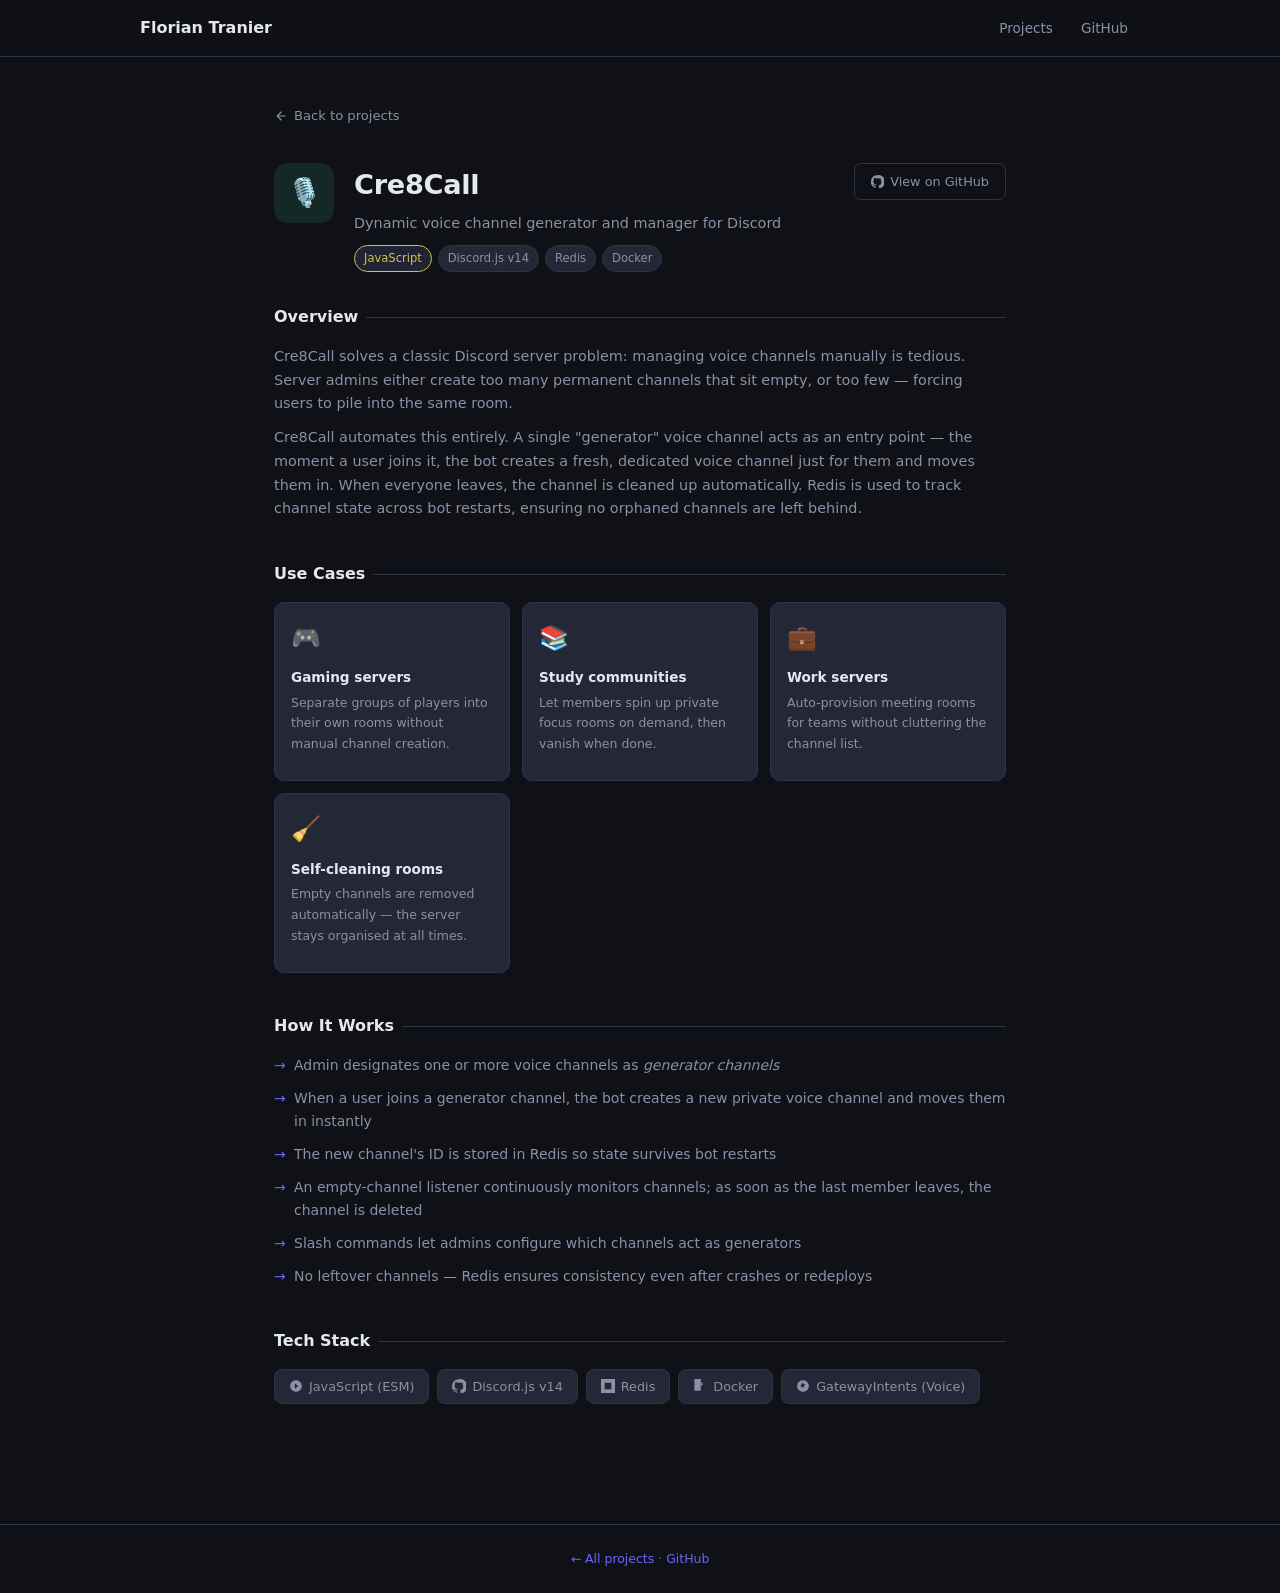
<file: cre8call.html>
<!DOCTYPE html>
<html lang="en">
<head>
  <meta charset="UTF-8" />
  <meta name="viewport" content="width=device-width, initial-scale=1.0" />
  <title>Cre8Call — Dynamic Discord Voice Channel Manager · Florian Tranier</title>
  <meta name="description" content="Cre8Call is a Discord bot that auto-generates temporary voice channels on demand and deletes them when empty, using Discord.js and Redis for state management." />
  <meta name="author" content="Florian Tranier" />
  <meta name="robots" content="index, follow" />
  <link rel="canonical" href="https://florian.tranier.dev/cre8call.html" />

  <!-- Open Graph -->
  <meta property="og:type" content="article" />
  <meta property="og:url" content="https://florian.tranier.dev/cre8call.html" />
  <meta property="og:title" content="Cre8Call — Dynamic Discord Voice Channel Manager · Florian Tranier" />
  <meta property="og:description" content="Cre8Call is a Discord bot that auto-generates temporary voice channels on demand and deletes them when empty, using Discord.js and Redis for state management." />
  <meta property="og:image" content="https://avatars.githubusercontent.com/u/23231506?v=4" />

  <!-- Twitter Card -->
  <meta name="twitter:card" content="summary" />
  <meta name="twitter:site" content="@flotranier" />
  <meta name="twitter:title" content="Cre8Call — Dynamic Discord Voice Channel Manager · Florian Tranier" />
  <meta name="twitter:description" content="Cre8Call auto-generates temporary Discord voice channels on demand and cleans them up automatically via Redis-backed listeners." />

  <!-- JSON-LD -->
  <script type="application/ld+json">
  {
    "@context": "https://schema.org",
    "@type": "SoftwareSourceCode",
    "name": "Cre8Call",
    "description": "A Discord bot that auto-generates temporary voice channels on demand and removes them when empty, backed by Redis for persistent state.",
    "url": "https://florian.tranier.dev/cre8call.html",
    "codeRepository": "https://github.com/FlorianTranier/Cre8Call",
    "programmingLanguage": "JavaScript",
    "author": { "@type": "Person", "name": "Florian Tranier", "url": "https://florian.tranier.dev/" }
  }
  </script>

  <link rel="stylesheet" href="style.css" />
  <link rel="icon" href="favicon.svg" type="image/svg+xml" />
</head>
<body>

<nav>
  <div class="nav-inner">
    <span class="nav-logo">Florian<span> </span>Tranier</span>
    <div class="nav-links">
      <a href="index.html">Projects</a>
      <a href="https://github.com/FlorianTranier" target="_blank" rel="noopener">GitHub</a>
    </div>
  </div>
</nav>

<div class="project-page">

  <a class="back-link" href="index.html">
    <svg viewBox="0 0 24 24"><path d="M20 11H7.83l5.59-5.59L12 4l-8 8 8 8 1.41-1.41L7.83 13H20v-2z"/></svg>
    Back to projects
  </a>

  <div class="project-header">
    <div class="project-icon" style="background:rgba(62,207,142,0.12)">🎙️</div>
    <div class="project-header-info">
      <h1>Cre8Call</h1>
      <p>Dynamic voice channel generator and manager for Discord</p>
      <div class="project-header-badges">
        <span class="tag lang" style="color:#f1e05a">JavaScript</span>
        <span class="tag">Discord.js v14</span>
        <span class="tag">Redis</span>
        <span class="tag">Docker</span>
      </div>
    </div>
    <div class="project-header-actions">
      <a class="btn btn-ghost" href="https://github.com/FlorianTranier/Cre8Call" target="_blank" rel="noopener">
        <svg viewBox="0 0 24 24"><path d="M12 .3a12 12 0 0 0-3.8 23.4c.6.1.8-.3.8-.6v-2c-3.3.7-4-1.6-4-1.6-.5-1.4-1.3-1.8-1.3-1.8-1.1-.7.1-.7.1-.7 1.2.1 1.8 1.2 1.8 1.2 1 1.8 2.8 1.3 3.5 1 .1-.8.4-1.3.7-1.6-2.7-.3-5.5-1.3-5.5-5.9 0-1.3.5-2.4 1.2-3.2 0-.3-.5-1.5.1-3.2 0 0 1-.3 3.3 1.2a11.5 11.5 0 0 1 6 0C17 6.1 18 6.4 18 6.4c.7 1.7.2 2.9.1 3.2.8.8 1.2 1.9 1.2 3.2 0 4.6-2.8 5.6-5.5 5.9.4.4.8 1.1.8 2.2v3.3c0 .3.2.7.8.6A12 12 0 0 0 12 .3"/></svg>
        View on GitHub
      </a>
    </div>
  </div>

  <!-- Overview -->
  <div class="prose-section">
    <h2>Overview</h2>
    <p>
      Cre8Call solves a classic Discord server problem: managing voice channels manually is tedious. Server admins either create too many permanent channels that sit empty, or too few — forcing users to pile into the same room.
    </p>
    <p>
      Cre8Call automates this entirely. A single "generator" voice channel acts as an entry point — the moment a user joins it, the bot creates a fresh, dedicated voice channel just for them and moves them in. When everyone leaves, the channel is cleaned up automatically. Redis is used to track channel state across bot restarts, ensuring no orphaned channels are left behind.
    </p>
  </div>

  <!-- Use Cases -->
  <div class="prose-section">
    <h2>Use Cases</h2>
    <div class="use-case-grid">
      <div class="use-case-card">
        <div class="uc-icon">🎮</div>
        <h3>Gaming servers</h3>
        <p>Separate groups of players into their own rooms without manual channel creation.</p>
      </div>
      <div class="use-case-card">
        <div class="uc-icon">📚</div>
        <h3>Study communities</h3>
        <p>Let members spin up private focus rooms on demand, then vanish when done.</p>
      </div>
      <div class="use-case-card">
        <div class="uc-icon">💼</div>
        <h3>Work servers</h3>
        <p>Auto-provision meeting rooms for teams without cluttering the channel list.</p>
      </div>
      <div class="use-case-card">
        <div class="uc-icon">🧹</div>
        <h3>Self-cleaning rooms</h3>
        <p>Empty channels are removed automatically — the server stays organised at all times.</p>
      </div>
    </div>
  </div>

  <!-- How it Works -->
  <div class="prose-section">
    <h2>How It Works</h2>
    <ul class="feature-list">
      <li>Admin designates one or more voice channels as <em>generator channels</em></li>
      <li>When a user joins a generator channel, the bot creates a new private voice channel and moves them in instantly</li>
      <li>The new channel's ID is stored in Redis so state survives bot restarts</li>
      <li>An empty-channel listener continuously monitors channels; as soon as the last member leaves, the channel is deleted</li>
      <li>Slash commands let admins configure which channels act as generators</li>
      <li>No leftover channels — Redis ensures consistency even after crashes or redeploys</li>
    </ul>
  </div>

  <!-- Tech Stack -->
  <div class="prose-section">
    <h2>Tech Stack</h2>
    <div class="tech-grid">
      <div class="tech-chip">
        <svg viewBox="0 0 24 24"><path d="M12 2C6.48 2 2 6.48 2 12s4.48 10 10 10 10-4.48 10-10S17.52 2 12 2zm-2 14.5v-9l6 4.5-6 4.5z"/></svg>
        JavaScript (ESM)
      </div>
      <div class="tech-chip">
        <svg viewBox="0 0 24 24"><path d="M12 .3a12 12 0 0 0-3.8 23.4c.6.1.8-.3.8-.6v-2c-3.3.7-4-1.6-4-1.6-.5-1.4-1.3-1.8-1.3-1.8-1.1-.7.1-.7.1-.7 1.2.1 1.8 1.2 1.8 1.2 1 1.8 2.8 1.3 3.5 1 .1-.8.4-1.3.7-1.6-2.7-.3-5.5-1.3-5.5-5.9 0-1.3.5-2.4 1.2-3.2 0-.3-.5-1.5.1-3.2 0 0 1-.3 3.3 1.2a11.5 11.5 0 0 1 6 0C17 6.1 18 6.4 18 6.4c.7 1.7.2 2.9.1 3.2.8.8 1.2 1.9 1.2 3.2 0 4.6-2.8 5.6-5.5 5.9.4.4.8 1.1.8 2.2v3.3c0 .3.2.7.8.6A12 12 0 0 0 12 .3"/></svg>
        Discord.js v14
      </div>
      <div class="tech-chip">
        <svg viewBox="0 0 24 24"><path d="M0 0v24h24V0zm17.777 17.777H6.223V6.223h11.554z"/></svg>
        Redis
      </div>
      <div class="tech-chip">
        <svg viewBox="0 0 24 24"><path d="M13.983 11.078h2.119a.186.186 0 0 0 .186-.185v-4.51a.186.186 0 0 0-.186-.185h-2.119a.185.185 0 0 0-.185.185v4.51c0 .102.083.185.185.185M13.17 0H2.547a.185.185 0 0 0-.185.185v19.726c0 .102.083.185.185.185H13.17a.185.185 0 0 0 .184-.185V.185A.185.185 0 0 0 13.17 0z"/></svg>
        Docker
      </div>
      <div class="tech-chip">
        <svg viewBox="0 0 24 24"><path d="M12 2C6.48 2 2 6.48 2 12s4.48 10 10 10 10-4.48 10-10S17.52 2 12 2zm-1 15v-4H7l5-8v4h4l-5 8z"/></svg>
        GatewayIntents (Voice)
      </div>
    </div>
  </div>

</div>

<footer>
  <a href="index.html">← All projects</a> · <a href="https://github.com/FlorianTranier/Cre8Call" target="_blank" rel="noopener">GitHub</a>
</footer>

</body>
</html>
</file>
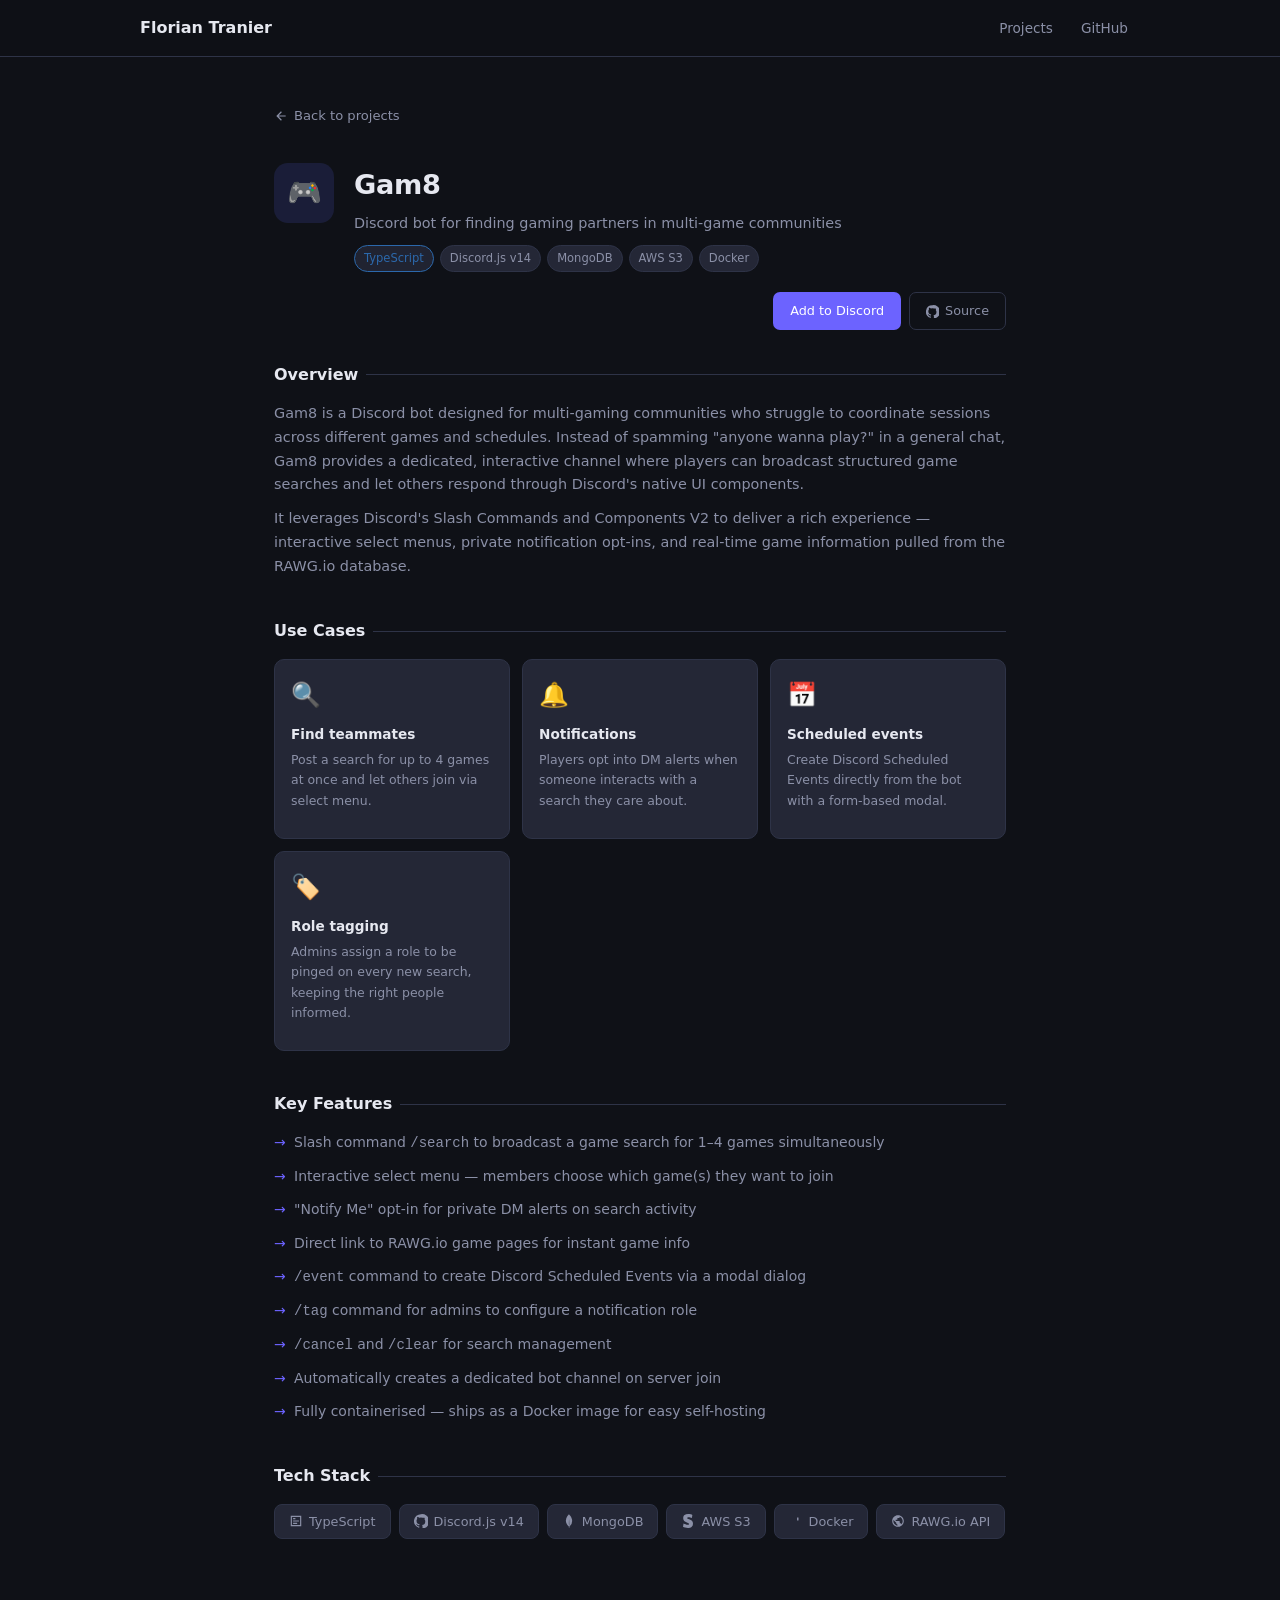
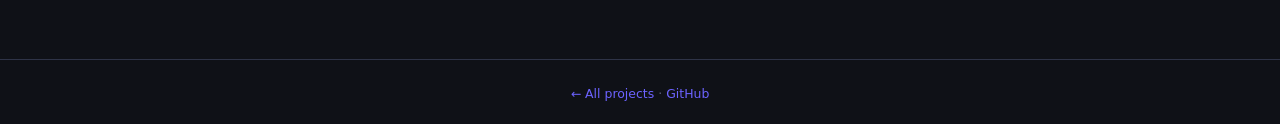
<file: gam8.html>
<!DOCTYPE html>
<html lang="en">
<head>
  <meta charset="UTF-8" />
  <meta name="viewport" content="width=device-width, initial-scale=1.0" />
  <title>Gam8 — Discord Gaming Partner Bot · Florian Tranier</title>
  <meta name="description" content="Gam8 is a Discord bot that helps multi-gaming communities find teammates. Built with TypeScript and Discord.js, featuring slash commands, interactive select menus and game search via RAWG." />
  <meta name="author" content="Florian Tranier" />
  <meta name="robots" content="index, follow" />
  <link rel="canonical" href="https://florian.tranier.dev/gam8.html" />

  <!-- Open Graph -->
  <meta property="og:type" content="article" />
  <meta property="og:url" content="https://florian.tranier.dev/gam8.html" />
  <meta property="og:title" content="Gam8 — Discord Gaming Partner Bot · Florian Tranier" />
  <meta property="og:description" content="Gam8 is a Discord bot that helps multi-gaming communities find teammates. Built with TypeScript and Discord.js, featuring slash commands, interactive select menus and game search via RAWG." />
  <meta property="og:image" content="https://avatars.githubusercontent.com/u/23231506?v=4" />

  <!-- Twitter Card -->
  <meta name="twitter:card" content="summary" />
  <meta name="twitter:site" content="@flotranier" />
  <meta name="twitter:title" content="Gam8 — Discord Gaming Partner Bot · Florian Tranier" />
  <meta name="twitter:description" content="Gam8 is a Discord bot that helps multi-gaming communities find teammates. Built with TypeScript and Discord.js." />

  <!-- JSON-LD -->
  <script type="application/ld+json">
  {
    "@context": "https://schema.org",
    "@type": "SoftwareSourceCode",
    "name": "Gam8",
    "description": "A Discord bot that helps multi-gaming communities find teammates using slash commands and interactive components.",
    "url": "https://florian.tranier.dev/gam8.html",
    "codeRepository": "https://github.com/FlorianTranier/Gam8",
    "programmingLanguage": "TypeScript",
    "author": { "@type": "Person", "name": "Florian Tranier", "url": "https://florian.tranier.dev/" }
  }
  </script>

  <link rel="stylesheet" href="style.css" />
  <link rel="icon" href="favicon.svg" type="image/svg+xml" />
</head>
<body>

<nav>
  <div class="nav-inner">
    <span class="nav-logo">Florian<span> </span>Tranier</span>
    <div class="nav-links">
      <a href="index.html">Projects</a>
      <a href="https://github.com/FlorianTranier" target="_blank" rel="noopener">GitHub</a>
    </div>
  </div>
</nav>

<div class="project-page">

  <a class="back-link" href="index.html">
    <svg viewBox="0 0 24 24"><path d="M20 11H7.83l5.59-5.59L12 4l-8 8 8 8 1.41-1.41L7.83 13H20v-2z"/></svg>
    Back to projects
  </a>

  <div class="project-header">
    <div class="project-icon" style="background:rgba(88,101,242,0.15)">🎮</div>
    <div class="project-header-info">
      <h1>Gam8</h1>
      <p>Discord bot for finding gaming partners in multi-game communities</p>
      <div class="project-header-badges">
        <span class="tag lang" style="color:#3178c6">TypeScript</span>
        <span class="tag">Discord.js v14</span>
        <span class="tag">MongoDB</span>
        <span class="tag">AWS S3</span>
        <span class="tag">Docker</span>
      </div>
    </div>
    <div class="project-header-actions">
      <a class="btn btn-primary" href="https://discord.com/api/oauth2/authorize?client_id=700290127460827158&permissions=302251088&scope=bot" target="_blank" rel="noopener">
        Add to Discord
      </a>
      <a class="btn btn-ghost" href="https://github.com/FlorianTranier/Gam8" target="_blank" rel="noopener">
        <svg viewBox="0 0 24 24"><path d="M12 .3a12 12 0 0 0-3.8 23.4c.6.1.8-.3.8-.6v-2c-3.3.7-4-1.6-4-1.6-.5-1.4-1.3-1.8-1.3-1.8-1.1-.7.1-.7.1-.7 1.2.1 1.8 1.2 1.8 1.2 1 1.8 2.8 1.3 3.5 1 .1-.8.4-1.3.7-1.6-2.7-.3-5.5-1.3-5.5-5.9 0-1.3.5-2.4 1.2-3.2 0-.3-.5-1.5.1-3.2 0 0 1-.3 3.3 1.2a11.5 11.5 0 0 1 6 0C17 6.1 18 6.4 18 6.4c.7 1.7.2 2.9.1 3.2.8.8 1.2 1.9 1.2 3.2 0 4.6-2.8 5.6-5.5 5.9.4.4.8 1.1.8 2.2v3.3c0 .3.2.7.8.6A12 12 0 0 0 12 .3"/></svg>
        Source
      </a>
    </div>
  </div>

  <!-- Overview -->
  <div class="prose-section">
    <h2>Overview</h2>
    <p>
      Gam8 is a Discord bot designed for multi-gaming communities who struggle to coordinate sessions across different games and schedules. Instead of spamming "anyone wanna play?" in a general chat, Gam8 provides a dedicated, interactive channel where players can broadcast structured game searches and let others respond through Discord's native UI components.
    </p>
    <p>
      It leverages Discord's Slash Commands and Components V2 to deliver a rich experience — interactive select menus, private notification opt-ins, and real-time game information pulled from the RAWG.io database.
    </p>
  </div>

  <!-- Use Cases -->
  <div class="prose-section">
    <h2>Use Cases</h2>
    <div class="use-case-grid">
      <div class="use-case-card">
        <div class="uc-icon">🔍</div>
        <h3>Find teammates</h3>
        <p>Post a search for up to 4 games at once and let others join via select menu.</p>
      </div>
      <div class="use-case-card">
        <div class="uc-icon">🔔</div>
        <h3>Notifications</h3>
        <p>Players opt into DM alerts when someone interacts with a search they care about.</p>
      </div>
      <div class="use-case-card">
        <div class="uc-icon">📅</div>
        <h3>Scheduled events</h3>
        <p>Create Discord Scheduled Events directly from the bot with a form-based modal.</p>
      </div>
      <div class="use-case-card">
        <div class="uc-icon">🏷️</div>
        <h3>Role tagging</h3>
        <p>Admins assign a role to be pinged on every new search, keeping the right people informed.</p>
      </div>
    </div>
  </div>

  <!-- Features -->
  <div class="prose-section">
    <h2>Key Features</h2>
    <ul class="feature-list">
      <li>Slash command <code>/search</code> to broadcast a game search for 1–4 games simultaneously</li>
      <li>Interactive select menu — members choose which game(s) they want to join</li>
      <li>"Notify Me" opt-in for private DM alerts on search activity</li>
      <li>Direct link to RAWG.io game pages for instant game info</li>
      <li><code>/event</code> command to create Discord Scheduled Events via a modal dialog</li>
      <li><code>/tag</code> command for admins to configure a notification role</li>
      <li><code>/cancel</code> and <code>/clear</code> for search management</li>
      <li>Automatically creates a dedicated bot channel on server join</li>
      <li>Fully containerised — ships as a Docker image for easy self-hosting</li>
    </ul>
  </div>

  <!-- Tech Stack -->
  <div class="prose-section">
    <h2>Tech Stack</h2>
    <div class="tech-grid">
      <div class="tech-chip">
        <svg viewBox="0 0 24 24"><path d="M3 3h18v18H3zm16 16V5H5v14h14zM7 7h4v2H7zm0 4h10v2H7zm0 4h7v2H7z"/></svg>
        TypeScript
      </div>
      <div class="tech-chip">
        <svg viewBox="0 0 24 24"><path d="M12 .3a12 12 0 0 0-3.8 23.4c.6.1.8-.3.8-.6v-2c-3.3.7-4-1.6-4-1.6-.5-1.4-1.3-1.8-1.3-1.8-1.1-.7.1-.7.1-.7 1.2.1 1.8 1.2 1.8 1.2 1 1.8 2.8 1.3 3.5 1 .1-.8.4-1.3.7-1.6-2.7-.3-5.5-1.3-5.5-5.9 0-1.3.5-2.4 1.2-3.2 0-.3-.5-1.5.1-3.2 0 0 1-.3 3.3 1.2a11.5 11.5 0 0 1 6 0C17 6.1 18 6.4 18 6.4c.7 1.7.2 2.9.1 3.2.8.8 1.2 1.9 1.2 3.2 0 4.6-2.8 5.6-5.5 5.9.4.4.8 1.1.8 2.2v3.3c0 .3.2.7.8.6A12 12 0 0 0 12 .3"/></svg>
        Discord.js v14
      </div>
      <div class="tech-chip">
        <svg viewBox="0 0 24 24"><path d="M17.193 9.555c-1.264-5.58-4.252-7.414-4.573-8.115-.28-.394-.53-.954-.735-1.44-.036.495-.055.685-.523 1.184-.723.566-4.438 3.682-4.74 10.02-.282 5.912 4.27 9.435 4.888 9.884l.07.05A73.49 73.49 0 0 1 11.91 24h.481c.114-1.032.284-2.056.51-3.07.417-.296.604-.463.85-.693a11.342 11.342 0 0 0 3.639-8.464c.01-.814-.154-1.86-.197-2.218zm-5.336 8.195s0-8.291.275-8.29c.213 0 .49 10.695.49 10.695-.381-.045-.765-1.76-.765-2.405z"/></svg>
        MongoDB
      </div>
      <div class="tech-chip">
        <svg viewBox="0 0 24 24"><path d="M13.976 9.15c-2.172-.806-3.356-1.426-3.356-2.409 0-.831.683-1.305 1.901-1.305 2.227 0 4.515.858 6.09 1.631l.89-5.494C18.252.975 15.697 0 12.165 0 9.667 0 7.589.654 6.104 1.872 4.56 3.147 3.757 4.992 3.757 7.218c0 4.039 2.467 5.76 6.476 7.219 2.585.92 3.445 1.574 3.445 2.583 0 .98-.84 1.545-2.354 1.545-1.875 0-4.965-.921-6.99-2.109l-.9 5.555C5.175 22.99 8.385 24 11.714 24c2.641 0 4.843-.624 6.328-1.813 1.664-1.305 2.525-3.236 2.525-5.732 0-4.128-2.524-5.851-6.591-7.305z"/></svg>
        AWS S3
      </div>
      <div class="tech-chip">
        <svg viewBox="0 0 24 24"><path d="M13.983 11.078h2.119a.186.186 0 0 0 .186-.185v-4.51a.186.186 0 0 0-.186-.185h-2.119a.185.185 0 0 0-.185.185v4.51c0 .102.083.185.185.185m-2.954-5.43h2.118a.186.186 0 0 0 .186-.186V1.grip.186.186 0 0 0-.186-.185H11.03a.185.185 0 0 0-.185.185v4.158c0 .102.083.185.185.185M13.17 0H2.547a.185.185 0 0 0-.185.185v19.726c0 .102.083.185.185.185H13.17a.185.185 0 0 0 .184-.185V.185A.185.185 0 0 0 13.17 0z"/></svg>
        Docker
      </div>
      <div class="tech-chip">
        <svg viewBox="0 0 24 24"><path d="M12 2C6.48 2 2 6.48 2 12s4.48 10 10 10 10-4.48 10-10S17.52 2 12 2zm-1 17.93c-3.95-.49-7-3.85-7-7.93 0-.62.08-1.21.21-1.79L9 15v1c0 1.1.9 2 2 2v1.93zm6.9-2.54c-.26-.81-1-1.39-1.9-1.39h-1v-3c0-.55-.45-1-1-1H8v-2h2c.55 0 1-.45 1-1V7h2c1.1 0 2-.9 2-2v-.41c2.93 1.19 5 4.06 5 7.41 0 2.08-.8 3.97-2.1 5.39z"/></svg>
        RAWG.io API
      </div>
    </div>
  </div>

</div>

<footer>
  <a href="index.html">← All projects</a> · <a href="https://github.com/FlorianTranier/Gam8" target="_blank" rel="noopener">GitHub</a>
</footer>

</body>
</html>
</file>
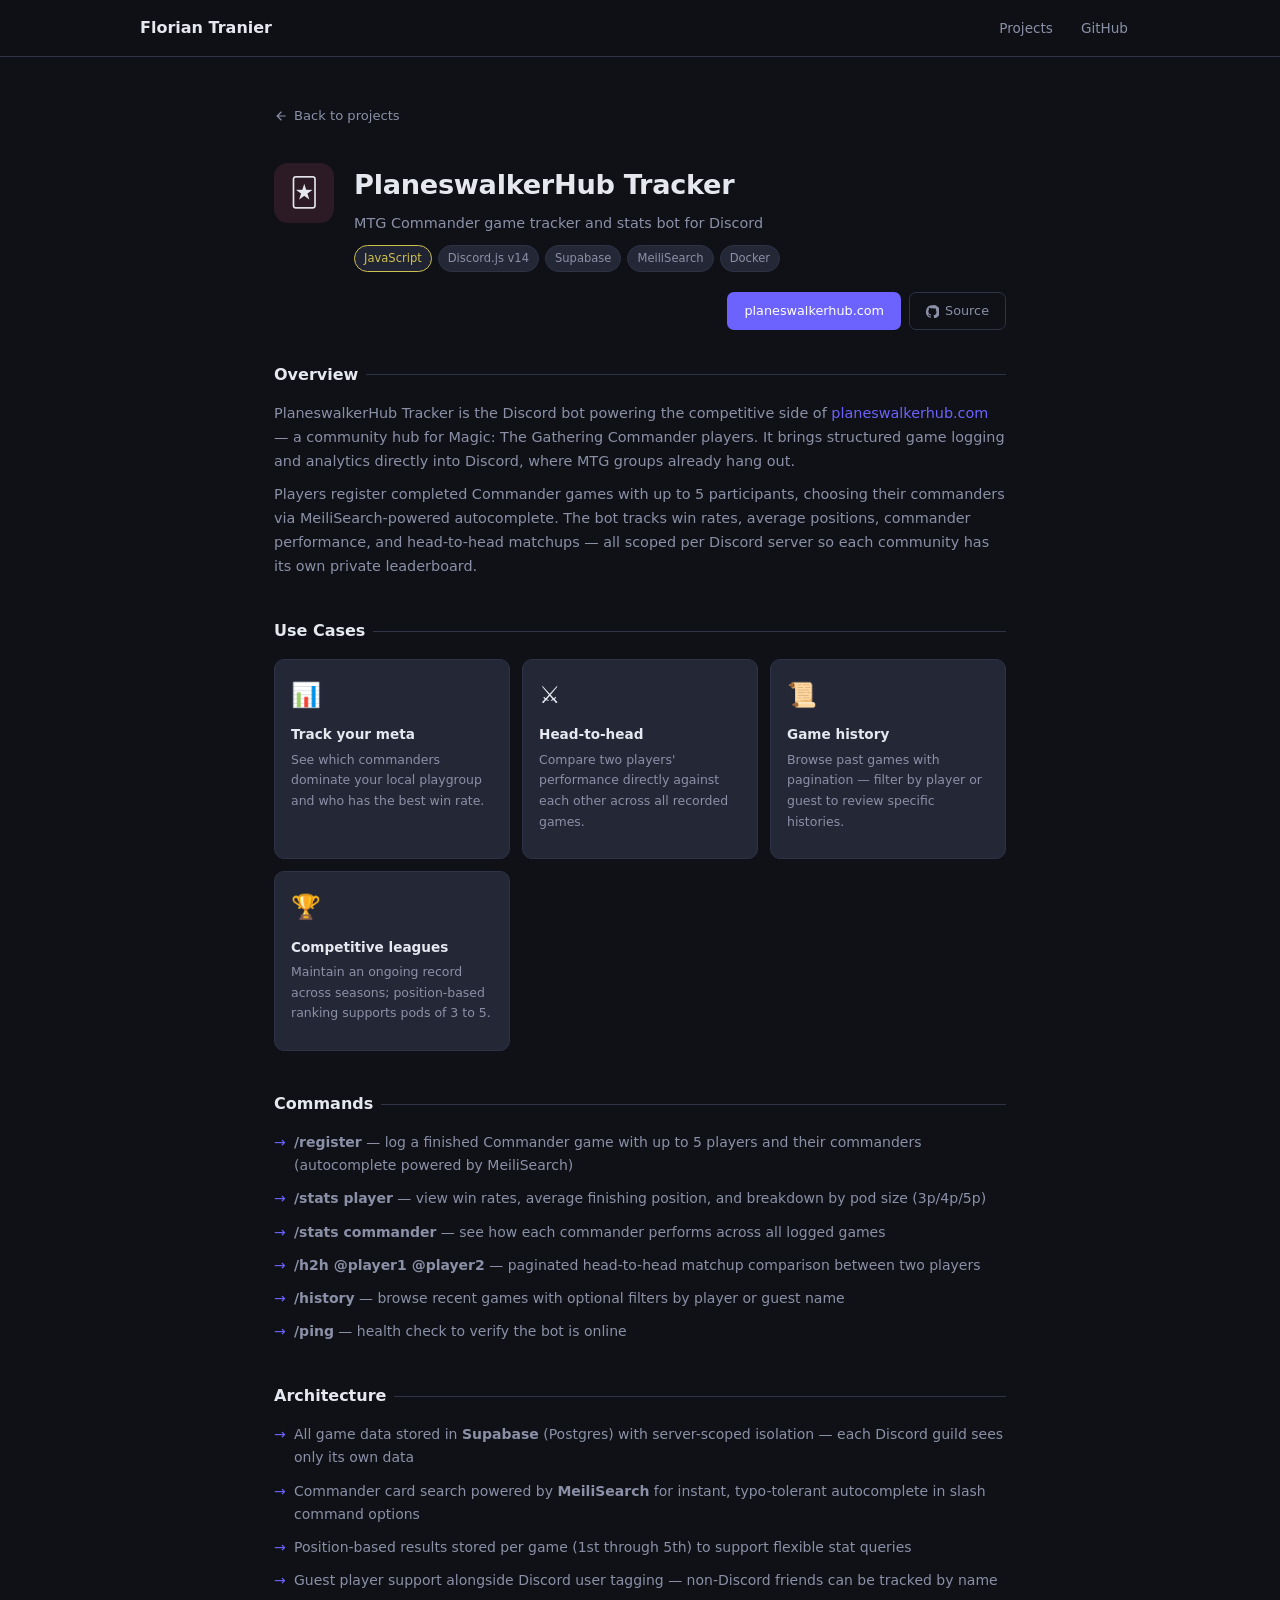
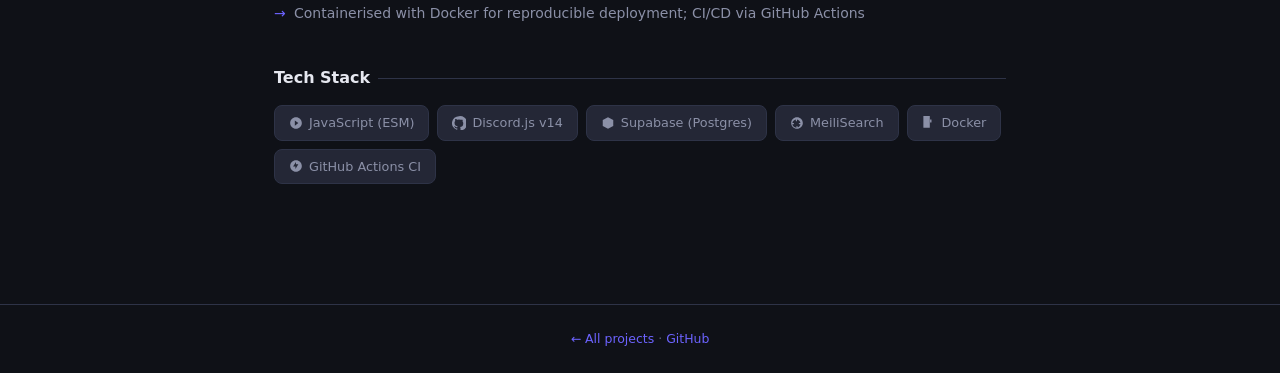
<file: planeswalkerhub.html>
<!DOCTYPE html>
<html lang="en">
<head>
  <meta charset="UTF-8" />
  <meta name="viewport" content="width=device-width, initial-scale=1.0" />
  <title>PlaneswalkerHub Tracker — MTG Commander Discord Bot · Florian Tranier</title>
  <meta name="description" content="PlaneswalkerHub Tracker is a Discord bot for Magic: The Gathering Commander communities. Track games, win rates, commander stats and head-to-head matchups — powered by Supabase and MeiliSearch." />
  <meta name="author" content="Florian Tranier" />
  <meta name="robots" content="index, follow" />
  <link rel="canonical" href="https://florian.tranier.dev/planeswalkerhub.html" />

  <!-- Open Graph -->
  <meta property="og:type" content="article" />
  <meta property="og:url" content="https://florian.tranier.dev/planeswalkerhub.html" />
  <meta property="og:title" content="PlaneswalkerHub Tracker — MTG Commander Discord Bot · Florian Tranier" />
  <meta property="og:description" content="A Discord bot for Magic: The Gathering Commander communities. Track games, win rates, commander stats and head-to-head matchups — powered by Supabase and MeiliSearch." />
  <meta property="og:image" content="https://avatars.githubusercontent.com/u/23231506?v=4" />

  <!-- Twitter Card -->
  <meta name="twitter:card" content="summary" />
  <meta name="twitter:site" content="@flotranier" />
  <meta name="twitter:title" content="PlaneswalkerHub Tracker — MTG Commander Discord Bot · Florian Tranier" />
  <meta name="twitter:description" content="Track Magic: The Gathering Commander games, win rates and head-to-head matchups directly in Discord." />

  <!-- JSON-LD -->
  <script type="application/ld+json">
  {
    "@context": "https://schema.org",
    "@type": "SoftwareSourceCode",
    "name": "PlaneswalkerHub Tracker Bot",
    "description": "A Discord bot for tracking Magic: The Gathering Commander games, player statistics, commander performance and head-to-head matchups per Discord server.",
    "url": "https://florian.tranier.dev/planeswalkerhub.html",
    "codeRepository": "https://github.com/FlorianTranier/planeswalkerhub-tracker-bot",
    "programmingLanguage": "JavaScript",
    "author": { "@type": "Person", "name": "Florian Tranier", "url": "https://florian.tranier.dev/" }
  }
  </script>

  <link rel="stylesheet" href="style.css" />
  <link rel="icon" href="favicon.svg" type="image/svg+xml" />
</head>
<body>

<nav>
  <div class="nav-inner">
    <span class="nav-logo">Florian<span> </span>Tranier</span>
    <div class="nav-links">
      <a href="index.html">Projects</a>
      <a href="https://github.com/FlorianTranier" target="_blank" rel="noopener">GitHub</a>
    </div>
  </div>
</nav>

<div class="project-page">

  <a class="back-link" href="index.html">
    <svg viewBox="0 0 24 24"><path d="M20 11H7.83l5.59-5.59L12 4l-8 8 8 8 1.41-1.41L7.83 13H20v-2z"/></svg>
    Back to projects
  </a>

  <div class="project-header">
    <div class="project-icon" style="background:rgba(255,101,132,0.12)">🃏</div>
    <div class="project-header-info">
      <h1>PlaneswalkerHub Tracker</h1>
      <p>MTG Commander game tracker and stats bot for Discord</p>
      <div class="project-header-badges">
        <span class="tag lang" style="color:#f1e05a">JavaScript</span>
        <span class="tag">Discord.js v14</span>
        <span class="tag">Supabase</span>
        <span class="tag">MeiliSearch</span>
        <span class="tag">Docker</span>
      </div>
    </div>
    <div class="project-header-actions">
      <a class="btn btn-primary" href="https://planeswalkerhub.com" target="_blank" rel="noopener">
        planeswalkerhub.com
      </a>
      <a class="btn btn-ghost" href="https://github.com/FlorianTranier/planeswalkerhub-tracker-bot" target="_blank" rel="noopener">
        <svg viewBox="0 0 24 24"><path d="M12 .3a12 12 0 0 0-3.8 23.4c.6.1.8-.3.8-.6v-2c-3.3.7-4-1.6-4-1.6-.5-1.4-1.3-1.8-1.3-1.8-1.1-.7.1-.7.1-.7 1.2.1 1.8 1.2 1.8 1.2 1 1.8 2.8 1.3 3.5 1 .1-.8.4-1.3.7-1.6-2.7-.3-5.5-1.3-5.5-5.9 0-1.3.5-2.4 1.2-3.2 0-.3-.5-1.5.1-3.2 0 0 1-.3 3.3 1.2a11.5 11.5 0 0 1 6 0C17 6.1 18 6.4 18 6.4c.7 1.7.2 2.9.1 3.2.8.8 1.2 1.9 1.2 3.2 0 4.6-2.8 5.6-5.5 5.9.4.4.8 1.1.8 2.2v3.3c0 .3.2.7.8.6A12 12 0 0 0 12 .3"/></svg>
        Source
      </a>
    </div>
  </div>

  <!-- Overview -->
  <div class="prose-section">
    <h2>Overview</h2>
    <p>
      PlaneswalkerHub Tracker is the Discord bot powering the competitive side of <a href="https://planeswalkerhub.com" target="_blank" rel="noopener" style="color:var(--accent)">planeswalkerhub.com</a> — a community hub for Magic: The Gathering Commander players. It brings structured game logging and analytics directly into Discord, where MTG groups already hang out.
    </p>
    <p>
      Players register completed Commander games with up to 5 participants, choosing their commanders via MeiliSearch-powered autocomplete. The bot tracks win rates, average positions, commander performance, and head-to-head matchups — all scoped per Discord server so each community has its own private leaderboard.
    </p>
  </div>

  <!-- Use Cases -->
  <div class="prose-section">
    <h2>Use Cases</h2>
    <div class="use-case-grid">
      <div class="use-case-card">
        <div class="uc-icon">📊</div>
        <h3>Track your meta</h3>
        <p>See which commanders dominate your local playgroup and who has the best win rate.</p>
      </div>
      <div class="use-case-card">
        <div class="uc-icon">⚔️</div>
        <h3>Head-to-head</h3>
        <p>Compare two players' performance directly against each other across all recorded games.</p>
      </div>
      <div class="use-case-card">
        <div class="uc-icon">📜</div>
        <h3>Game history</h3>
        <p>Browse past games with pagination — filter by player or guest to review specific histories.</p>
      </div>
      <div class="use-case-card">
        <div class="uc-icon">🏆</div>
        <h3>Competitive leagues</h3>
        <p>Maintain an ongoing record across seasons; position-based ranking supports pods of 3 to 5.</p>
      </div>
    </div>
  </div>

  <!-- Commands -->
  <div class="prose-section">
    <h2>Commands</h2>
    <ul class="feature-list">
      <li><strong>/register</strong> — log a finished Commander game with up to 5 players and their commanders (autocomplete powered by MeiliSearch)</li>
      <li><strong>/stats player</strong> — view win rates, average finishing position, and breakdown by pod size (3p/4p/5p)</li>
      <li><strong>/stats commander</strong> — see how each commander performs across all logged games</li>
      <li><strong>/h2h @player1 @player2</strong> — paginated head-to-head matchup comparison between two players</li>
      <li><strong>/history</strong> — browse recent games with optional filters by player or guest name</li>
      <li><strong>/ping</strong> — health check to verify the bot is online</li>
    </ul>
  </div>

  <!-- Architecture -->
  <div class="prose-section">
    <h2>Architecture</h2>
    <ul class="feature-list">
      <li>All game data stored in <strong>Supabase</strong> (Postgres) with server-scoped isolation — each Discord guild sees only its own data</li>
      <li>Commander card search powered by <strong>MeiliSearch</strong> for instant, typo-tolerant autocomplete in slash command options</li>
      <li>Position-based results stored per game (1st through 5th) to support flexible stat queries</li>
      <li>Guest player support alongside Discord user tagging — non-Discord friends can be tracked by name</li>
      <li>Containerised with Docker for reproducible deployment; CI/CD via GitHub Actions</li>
    </ul>
  </div>

  <!-- Tech Stack -->
  <div class="prose-section">
    <h2>Tech Stack</h2>
    <div class="tech-grid">
      <div class="tech-chip">
        <svg viewBox="0 0 24 24"><path d="M12 2C6.48 2 2 6.48 2 12s4.48 10 10 10 10-4.48 10-10S17.52 2 12 2zm-2 14.5v-9l6 4.5-6 4.5z"/></svg>
        JavaScript (ESM)
      </div>
      <div class="tech-chip">
        <svg viewBox="0 0 24 24"><path d="M12 .3a12 12 0 0 0-3.8 23.4c.6.1.8-.3.8-.6v-2c-3.3.7-4-1.6-4-1.6-.5-1.4-1.3-1.8-1.3-1.8-1.1-.7.1-.7.1-.7 1.2.1 1.8 1.2 1.8 1.2 1 1.8 2.8 1.3 3.5 1 .1-.8.4-1.3.7-1.6-2.7-.3-5.5-1.3-5.5-5.9 0-1.3.5-2.4 1.2-3.2 0-.3-.5-1.5.1-3.2 0 0 1-.3 3.3 1.2a11.5 11.5 0 0 1 6 0C17 6.1 18 6.4 18 6.4c.7 1.7.2 2.9.1 3.2.8.8 1.2 1.9 1.2 3.2 0 4.6-2.8 5.6-5.5 5.9.4.4.8 1.1.8 2.2v3.3c0 .3.2.7.8.6A12 12 0 0 0 12 .3"/></svg>
        Discord.js v14
      </div>
      <div class="tech-chip">
        <svg viewBox="0 0 24 24"><path d="M21 7v10l-9 5-9-5V7l9-5 9 5z"/></svg>
        Supabase (Postgres)
      </div>
      <div class="tech-chip">
        <svg viewBox="0 0 24 24"><path d="M12 2C6.48 2 2 6.48 2 12s4.48 10 10 10 10-4.48 10-10S17.52 2 12 2zm1 17.93V18c0-.55-.45-1-1-1s-1 .45-1 1v1.93C7.06 19.48 4.52 16.94 4.07 14H6c.55 0 1-.45 1-1s-.45-1-1-1H4.07C4.52 9.06 7.06 6.52 10 6.07V8c0 .55.45 1 1 1s1-.45 1-1V6.07c2.94.45 5.48 2.99 5.93 5.93H16c-.55 0-1 .45-1 1s.45 1 1 1h1.93c-.45 2.94-2.99 5.48-5.93 5.93z"/></svg>
        MeiliSearch
      </div>
      <div class="tech-chip">
        <svg viewBox="0 0 24 24"><path d="M13.983 11.078h2.119a.186.186 0 0 0 .186-.185v-4.51a.186.186 0 0 0-.186-.185h-2.119a.185.185 0 0 0-.185.185v4.51c0 .102.083.185.185.185M13.17 0H2.547a.185.185 0 0 0-.185.185v19.726c0 .102.083.185.185.185H13.17a.185.185 0 0 0 .184-.185V.185A.185.185 0 0 0 13.17 0z"/></svg>
        Docker
      </div>
      <div class="tech-chip">
        <svg viewBox="0 0 24 24"><path d="M12 2C6.48 2 2 6.48 2 12s4.48 10 10 10 10-4.48 10-10S17.52 2 12 2zm-1 15v-4H7l5-8v4h4l-5 8z"/></svg>
        GitHub Actions CI
      </div>
    </div>
  </div>

</div>

<footer>
  <a href="index.html">← All projects</a> · <a href="https://github.com/FlorianTranier/planeswalkerhub-tracker-bot" target="_blank" rel="noopener">GitHub</a>
</footer>

</body>
</html>
</file>
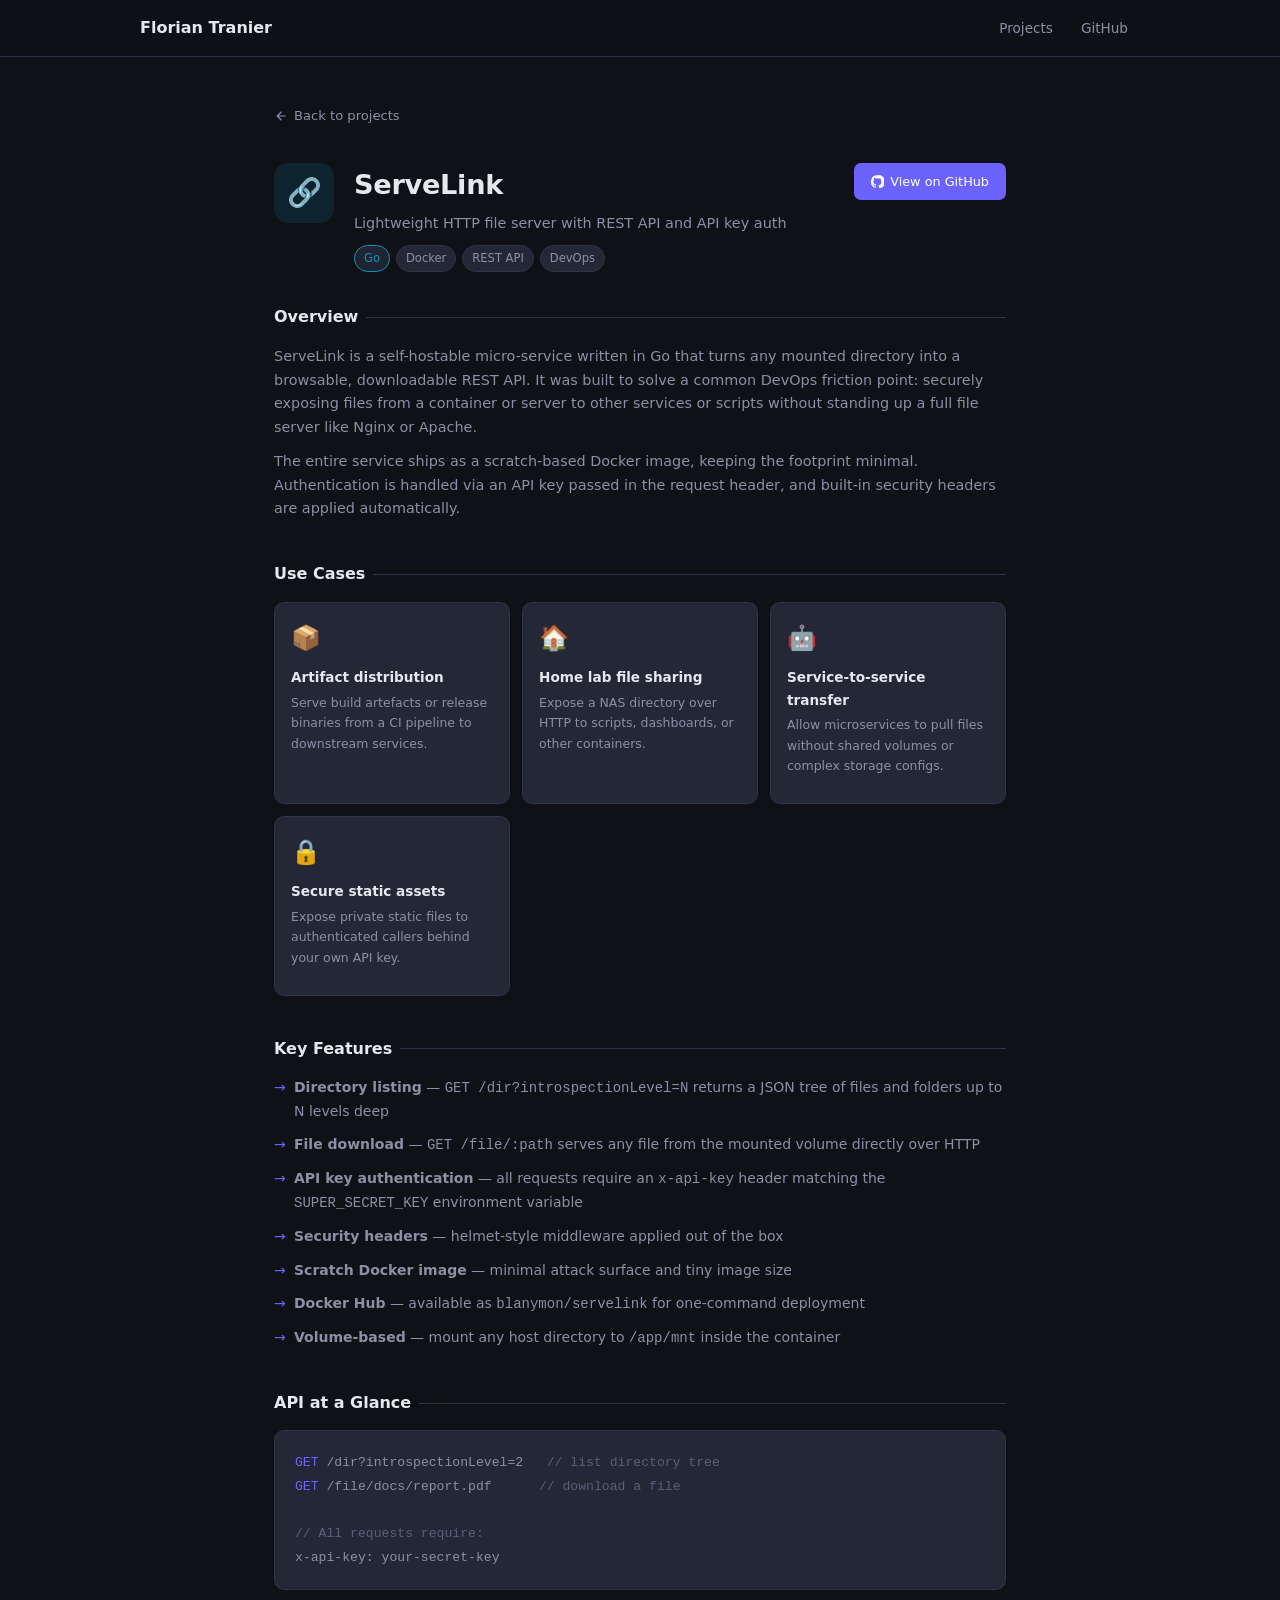
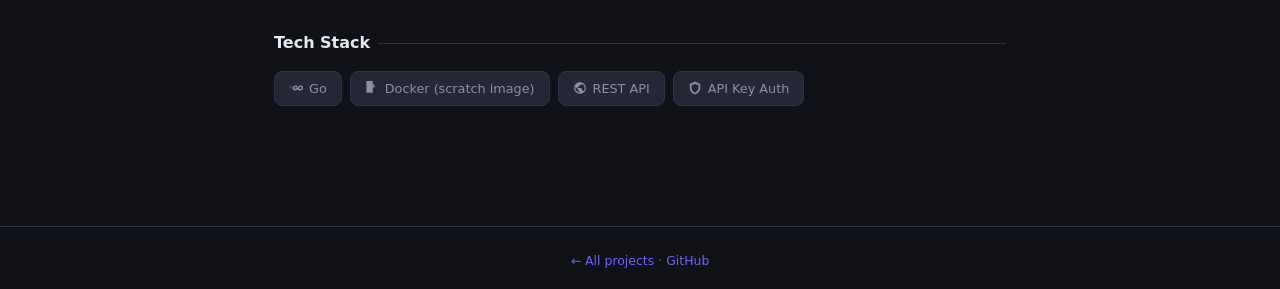
<file: servelink.html>
<!DOCTYPE html>
<html lang="en">
<head>
  <meta charset="UTF-8" />
  <meta name="viewport" content="width=device-width, initial-scale=1.0" />
  <title>ServeLink — HTTP File Server in Go · Florian Tranier</title>
  <meta name="description" content="ServeLink is a lightweight Go HTTP file server that exposes directory contents over a REST API with API key authentication. Ships as a minimal scratch-based Docker image." />
  <meta name="author" content="Florian Tranier" />
  <meta name="robots" content="index, follow" />
  <link rel="canonical" href="https://florian.tranier.dev/servelink.html" />

  <!-- Open Graph -->
  <meta property="og:type" content="article" />
  <meta property="og:url" content="https://florian.tranier.dev/servelink.html" />
  <meta property="og:title" content="ServeLink — HTTP File Server in Go · Florian Tranier" />
  <meta property="og:description" content="ServeLink is a lightweight Go HTTP file server that exposes directory contents over a REST API with API key authentication. Ships as a minimal scratch-based Docker image." />
  <meta property="og:image" content="https://avatars.githubusercontent.com/u/23231506?v=4" />

  <!-- Twitter Card -->
  <meta name="twitter:card" content="summary" />
  <meta name="twitter:site" content="@flotranier" />
  <meta name="twitter:title" content="ServeLink — HTTP File Server in Go · Florian Tranier" />
  <meta name="twitter:description" content="ServeLink is a lightweight Go HTTP file server that exposes directory contents over a REST API with API key authentication." />

  <!-- JSON-LD -->
  <script type="application/ld+json">
  {
    "@context": "https://schema.org",
    "@type": "SoftwareSourceCode",
    "name": "ServeLink",
    "description": "A lightweight Go HTTP file server exposing directory contents over a REST API with API key authentication, packaged as a minimal Docker image.",
    "url": "https://florian.tranier.dev/servelink.html",
    "codeRepository": "https://github.com/FlorianTranier/servelink",
    "programmingLanguage": "Go",
    "author": { "@type": "Person", "name": "Florian Tranier", "url": "https://florian.tranier.dev/" }
  }
  </script>

  <link rel="stylesheet" href="style.css" />
  <link rel="icon" href="favicon.svg" type="image/svg+xml" />
</head>
<body>

<nav>
  <div class="nav-inner">
    <span class="nav-logo">Florian<span> </span>Tranier</span>
    <div class="nav-links">
      <a href="index.html">Projects</a>
      <a href="https://github.com/FlorianTranier" target="_blank" rel="noopener">GitHub</a>
    </div>
  </div>
</nav>

<div class="project-page">

  <a class="back-link" href="index.html">
    <svg viewBox="0 0 24 24"><path d="M20 11H7.83l5.59-5.59L12 4l-8 8 8 8 1.41-1.41L7.83 13H20v-2z"/></svg>
    Back to projects
  </a>

  <div class="project-header">
    <div class="project-icon" style="background:rgba(0,173,216,0.12)">🔗</div>
    <div class="project-header-info">
      <h1>ServeLink</h1>
      <p>Lightweight HTTP file server with REST API and API key auth</p>
      <div class="project-header-badges">
        <span class="tag lang" style="color:#00add8">Go</span>
        <span class="tag">Docker</span>
        <span class="tag">REST API</span>
        <span class="tag">DevOps</span>
      </div>
    </div>
    <div class="project-header-actions">
      <a class="btn btn-primary" href="https://github.com/FlorianTranier/servelink" target="_blank" rel="noopener">
        <svg viewBox="0 0 24 24"><path d="M12 .3a12 12 0 0 0-3.8 23.4c.6.1.8-.3.8-.6v-2c-3.3.7-4-1.6-4-1.6-.5-1.4-1.3-1.8-1.3-1.8-1.1-.7.1-.7.1-.7 1.2.1 1.8 1.2 1.8 1.2 1 1.8 2.8 1.3 3.5 1 .1-.8.4-1.3.7-1.6-2.7-.3-5.5-1.3-5.5-5.9 0-1.3.5-2.4 1.2-3.2 0-.3-.5-1.5.1-3.2 0 0 1-.3 3.3 1.2a11.5 11.5 0 0 1 6 0C17 6.1 18 6.4 18 6.4c.7 1.7.2 2.9.1 3.2.8.8 1.2 1.9 1.2 3.2 0 4.6-2.8 5.6-5.5 5.9.4.4.8 1.1.8 2.2v3.3c0 .3.2.7.8.6A12 12 0 0 0 12 .3"/></svg>
        View on GitHub
      </a>
    </div>
  </div>

  <!-- Overview -->
  <div class="prose-section">
    <h2>Overview</h2>
    <p>
      ServeLink is a self-hostable micro-service written in Go that turns any mounted directory into a browsable, downloadable REST API. It was built to solve a common DevOps friction point: securely exposing files from a container or server to other services or scripts without standing up a full file server like Nginx or Apache.
    </p>
    <p>
      The entire service ships as a scratch-based Docker image, keeping the footprint minimal. Authentication is handled via an API key passed in the request header, and built-in security headers are applied automatically.
    </p>
  </div>

  <!-- Use Cases -->
  <div class="prose-section">
    <h2>Use Cases</h2>
    <div class="use-case-grid">
      <div class="use-case-card">
        <div class="uc-icon">📦</div>
        <h3>Artifact distribution</h3>
        <p>Serve build artefacts or release binaries from a CI pipeline to downstream services.</p>
      </div>
      <div class="use-case-card">
        <div class="uc-icon">🏠</div>
        <h3>Home lab file sharing</h3>
        <p>Expose a NAS directory over HTTP to scripts, dashboards, or other containers.</p>
      </div>
      <div class="use-case-card">
        <div class="uc-icon">🤖</div>
        <h3>Service-to-service transfer</h3>
        <p>Allow microservices to pull files without shared volumes or complex storage configs.</p>
      </div>
      <div class="use-case-card">
        <div class="uc-icon">🔒</div>
        <h3>Secure static assets</h3>
        <p>Expose private static files to authenticated callers behind your own API key.</p>
      </div>
    </div>
  </div>

  <!-- Features -->
  <div class="prose-section">
    <h2>Key Features</h2>
    <ul class="feature-list">
      <li><strong>Directory listing</strong> — <code>GET /dir?introspectionLevel=N</code> returns a JSON tree of files and folders up to N levels deep</li>
      <li><strong>File download</strong> — <code>GET /file/:path</code> serves any file from the mounted volume directly over HTTP</li>
      <li><strong>API key authentication</strong> — all requests require an <code>x-api-key</code> header matching the <code>SUPER_SECRET_KEY</code> environment variable</li>
      <li><strong>Security headers</strong> — helmet-style middleware applied out of the box</li>
      <li><strong>Scratch Docker image</strong> — minimal attack surface and tiny image size</li>
      <li><strong>Docker Hub</strong> — available as <code>blanymon/servelink</code> for one-command deployment</li>
      <li><strong>Volume-based</strong> — mount any host directory to <code>/app/mnt</code> inside the container</li>
    </ul>
  </div>

  <!-- API Reference -->
  <div class="prose-section">
    <h2>API at a Glance</h2>
    <div style="background:var(--surface2);border:1px solid var(--border);border-radius:10px;padding:20px;font-family:monospace;font-size:0.82rem;line-height:1.8;color:var(--text-muted)">
      <div><span style="color:#6c63ff">GET</span> /dir?introspectionLevel=2 &nbsp; <span style="color:var(--text-dim)">// list directory tree</span></div>
      <div><span style="color:#6c63ff">GET</span> /file/docs/report.pdf &nbsp;&nbsp;&nbsp;&nbsp; <span style="color:var(--text-dim)">// download a file</span></div>
      <br/>
      <div><span style="color:var(--text-dim)">// All requests require:</span></div>
      <div>x-api-key: your-secret-key</div>
    </div>
  </div>

  <!-- Tech Stack -->
  <div class="prose-section">
    <h2>Tech Stack</h2>
    <div class="tech-grid">
      <div class="tech-chip">
        <svg viewBox="0 0 24 24"><path d="M1.811 10.231c-.047 0-.058-.023-.035-.059l.246-.315c.023-.035.081-.058.128-.058h4.172c.046 0 .058.035.035.07l-.199.303c-.023.036-.082.07-.117.07zM.047 11.306c-.047 0-.059-.023-.035-.058l.245-.316c.023-.035.082-.058.129-.058h5.328c.047 0 .07.035.058.07l-.093.28c-.012.047-.058.07-.105.07zm2.828 1.075c-.047 0-.059-.035-.035-.07l.163-.292c.023-.035.07-.07.117-.07h2.337c.047 0 .07.034.07.082l-.023.28c0 .047-.047.082-.082.082zm12.129-2.36c-.736.187-1.239.327-1.963.514-.176.046-.187.058-.34-.117-.174-.199-.303-.327-.548-.444-.737-.362-1.45-.257-2.115.175-.795.514-1.204 1.274-1.192 2.22.011.935.654 1.706 1.577 1.835.795.105 1.46-.175 1.987-.77.105-.13.198-.27.315-.434H10.47c-.245 0-.304-.152-.222-.35.152-.362.432-.97.596-1.274a.315.315 0 0 1 .292-.187h4.253c-.023.316-.023.631-.07.947a4.983 4.983 0 0 1-.958 2.29c-.841 1.11-1.94 1.8-3.33 1.986-1.145.152-2.209-.07-3.143-.77-.865-.655-1.356-1.52-1.484-2.595-.152-1.274.222-2.419.993-3.424.83-1.086 1.928-1.776 3.272-2.01 1.098-.2 2.15-.07 3.096.571.62.41 1.063.97 1.356 1.648.07.105.023.164-.117.2zm3.868 6.461c-1.064-.024-2.034-.328-2.852-1.029a3.665 3.665 0 0 1-1.262-2.255c-.21-1.32.152-2.489.947-3.529.853-1.122 1.881-1.706 3.272-1.95 1.192-.21 2.314-.095 3.33.595.923.63 1.496 1.484 1.648 2.605.198 1.578-.257 2.863-1.344 3.962-.771.783-1.718 1.273-2.805 1.495-.315.06-.643.08-.934.106zm2.78-4.72c-.011-.153-.011-.27-.034-.387-.21-1.157-1.274-1.811-2.384-1.554-1.086.245-1.788 1.063-1.835 2.197-.035 1.02.76 1.965 1.772 2.034 1.239.087 2.197-.9 2.48-2.29z"/></svg>
        Go
      </div>
      <div class="tech-chip">
        <svg viewBox="0 0 24 24"><path d="M13.983 11.078h2.119a.186.186 0 0 0 .186-.185v-4.51a.186.186 0 0 0-.186-.185h-2.119a.185.185 0 0 0-.185.185v4.51c0 .102.083.185.185.185m-2.954-5.43h2.118a.186.186 0 0 0 .186-.186V1.185A.186.186 0 0 0 11.03 1H8.912a.185.185 0 0 0-.185.185v4.158c0 .102.083.185.185.185M13.17 0H2.547a.185.185 0 0 0-.185.185v19.726c0 .102.083.185.185.185H13.17a.185.185 0 0 0 .184-.185V.185A.185.185 0 0 0 13.17 0z"/></svg>
        Docker (scratch image)
      </div>
      <div class="tech-chip">
        <svg viewBox="0 0 24 24"><path d="M12 2C6.48 2 2 6.48 2 12s4.48 10 10 10 10-4.48 10-10S17.52 2 12 2zm-1 17.93c-3.95-.49-7-3.85-7-7.93 0-.62.08-1.21.21-1.79L9 15v1c0 1.1.9 2 2 2v1.93zm6.9-2.54c-.26-.81-1-1.39-1.9-1.39h-1v-3c0-.55-.45-1-1-1H8v-2h2c.55 0 1-.45 1-1V7h2c1.1 0 2-.9 2-2v-.41c2.93 1.19 5 4.06 5 7.41 0 2.08-.8 3.97-2.1 5.39z"/></svg>
        REST API
      </div>
      <div class="tech-chip">
        <svg viewBox="0 0 24 24"><path d="M12 1L3 5v6c0 5.55 3.84 10.74 9 12 5.16-1.26 9-6.45 9-12V5l-9-4zm0 4l6 2.18V11c0 3.88-2.61 7.5-6 8.93-3.39-1.43-6-5.05-6-8.93V7.18L12 5z"/></svg>
        API Key Auth
      </div>
    </div>
  </div>

</div>

<footer>
  <a href="index.html">← All projects</a> · <a href="https://github.com/FlorianTranier/servelink" target="_blank" rel="noopener">GitHub</a>
</footer>

</body>
</html>
</file>
<file: style.css>
:root {
  --bg: #0f1117;
  --surface: #1a1d27;
  --surface2: #242736;
  --border: #2e3347;
  --accent: #6c63ff;
  --accent-soft: rgba(108,99,255,0.12);
  --text: #e6e8f0;
  --text-muted: #8b90a7;
  --text-dim: #5a5f7a;
  --green: #3ecf8e;
  --radius: 12px;
  --ease: 0.2s ease;
}

*, *::before, *::after { box-sizing: border-box; margin: 0; padding: 0; }

html { scroll-behavior: smooth; }

body {
  font-family: -apple-system, BlinkMacSystemFont, "Segoe UI", system-ui, sans-serif;
  background: var(--bg);
  color: var(--text);
  min-height: 100vh;
  line-height: 1.65;
}

a { color: inherit; text-decoration: none; }

/* ── NAV ── */
nav {
  position: sticky;
  top: 0;
  z-index: 100;
  background: rgba(15,17,23,0.85);
  backdrop-filter: blur(12px);
  -webkit-backdrop-filter: blur(12px);
  border-bottom: 1px solid var(--border);
  padding: 0 24px;
}

.nav-inner {
  max-width: 1000px;
  margin: 0 auto;
  height: 56px;
  display: flex;
  align-items: center;
  gap: 24px;
}

.nav-logo {
  font-weight: 700;
  font-size: 1rem;
  color: var(--text);
  white-space: nowrap;
}

.nav-logo span { color: var(--accent); }

.nav-links {
  display: flex;
  gap: 4px;
  margin-left: auto;
}

.nav-links a {
  padding: 6px 12px;
  border-radius: 6px;
  font-size: 0.85rem;
  color: var(--text-muted);
  transition: color var(--ease), background var(--ease);
}

.nav-links a:hover { color: var(--text); background: var(--surface); }
.nav-links a.active { color: var(--accent); }

/* ── HERO ── */
.hero {
  padding: 72px 24px 60px;
  text-align: center;
}

.hero-avatar {
  width: 80px; height: 80px;
  border-radius: 50%;
  border: 2px solid var(--accent);
  box-shadow: 0 0 0 6px var(--accent-soft);
  margin-bottom: 20px;
}

.hero h1 {
  font-size: 2.2rem;
  font-weight: 800;
  letter-spacing: -0.5px;
  background: linear-gradient(120deg, #e6e8f0 30%, var(--accent));
  -webkit-background-clip: text;
  -webkit-text-fill-color: transparent;
  background-clip: text;
}

.hero-sub {
  font-size: 1rem;
  color: var(--text-muted);
  margin-top: 8px;
}

.hero-bio {
  max-width: 480px;
  margin: 12px auto 0;
  font-size: 0.9rem;
  color: var(--text-muted);
}

.hero-links {
  display: flex;
  justify-content: center;
  gap: 12px;
  margin-top: 20px;
  flex-wrap: wrap;
}

.hero-links a {
  display: flex;
  align-items: center;
  gap: 6px;
  padding: 7px 14px;
  border: 1px solid var(--border);
  border-radius: 8px;
  font-size: 0.82rem;
  color: var(--text-muted);
  transition: all var(--ease);
}

.hero-links a:hover { border-color: var(--accent); color: var(--accent); }
.hero-links svg { width: 14px; height: 14px; fill: currentColor; }

/* ── QUICK NAV ── */
.quicknav {
  display: flex;
  justify-content: center;
  gap: 8px;
  padding: 0 24px 40px;
}

.quicknav-link {
  padding: 7px 18px;
  border-radius: 999px;
  border: 1px solid var(--border);
  font-size: 0.82rem;
  color: var(--text-muted);
  background: var(--surface);
  transition: all var(--ease);
}

.quicknav-link:hover {
  border-color: var(--accent);
  color: var(--accent);
  background: var(--accent-soft);
}

/* ── SECTION LABEL ── */
.section-label {
  max-width: 1000px;
  margin: 0 auto;
  padding: 0 24px;
  font-size: 0.75rem;
  font-weight: 600;
  text-transform: uppercase;
  letter-spacing: 1.5px;
  color: var(--text-dim);
  margin-bottom: 20px;
}

/* ── PROJECT GRID ── */
.project-grid {
  max-width: 1000px;
  margin: 0 auto 80px;
  padding: 0 24px;
  display: grid;
  grid-template-columns: repeat(auto-fill, minmax(440px, 1fr));
  gap: 20px;
}

/* ── TIMELINE ── */
.timeline {
  max-width: 1000px;
  margin: 0 auto 16px;
  padding: 0 24px;
  display: flex;
  flex-direction: column;
  gap: 0;
  position: relative;
}

.timeline::before {
  content: '';
  position: absolute;
  left: calc(24px + 7px);
  top: 8px;
  bottom: 8px;
  width: 1px;
  background: var(--border);
}

.timeline-item {
  display: flex;
  gap: 20px;
  position: relative;
  padding-bottom: 28px;
}

.timeline-item:last-child { padding-bottom: 0; }

.timeline-dot {
  width: 15px;
  height: 15px;
  border-radius: 50%;
  background: var(--bg);
  border: 2px solid var(--accent);
  flex-shrink: 0;
  margin-top: 4px;
  position: relative;
  z-index: 1;
}

.timeline-body {
  flex: 1;
  background: var(--surface);
  border: 1px solid var(--border);
  border-radius: var(--radius);
  padding: 20px 22px;
  display: flex;
  flex-direction: column;
  gap: 12px;
  transition: border-color var(--ease);
}

.timeline-body:hover { border-color: var(--accent); }

.timeline-header {
  display: flex;
  justify-content: space-between;
  align-items: flex-start;
  gap: 16px;
  flex-wrap: wrap;
}

.timeline-company {
  font-size: 0.95rem;
  font-weight: 700;
  color: var(--text);
}

.timeline-role {
  font-size: 0.8rem;
  color: var(--accent);
  margin-top: 2px;
}

.timeline-meta { text-align: right; flex-shrink: 0; }

.timeline-period {
  font-size: 0.78rem;
  color: var(--text-muted);
  font-weight: 500;
}

.timeline-location {
  font-size: 0.75rem;
  color: var(--text-dim);
  margin-top: 2px;
}

.timeline-points {
  list-style: none;
  display: flex;
  flex-direction: column;
  gap: 6px;
}

.timeline-points li {
  position: relative;
  padding-left: 16px;
  font-size: 0.835rem;
  color: var(--text-muted);
  line-height: 1.55;
}

.timeline-points li::before {
  content: '·';
  position: absolute;
  left: 0;
  color: var(--accent);
  font-size: 1.1rem;
  line-height: 1.2;
}

.timeline-tags {
  display: flex;
  flex-wrap: wrap;
  gap: 6px;
}

@media (max-width: 600px) {
  .timeline::before { left: calc(24px + 7px); }
  .timeline-meta { text-align: left; }
}

/* ── PROJECT CARD ── */
.project-card {
  background: var(--surface);
  border: 1px solid var(--border);
  border-radius: var(--radius);
  padding: 28px;
  display: flex;
  flex-direction: column;
  gap: 14px;
  transition: transform var(--ease), border-color var(--ease), box-shadow var(--ease);
  animation: fadeUp 0.4s ease both;
}

.project-card:hover {
  transform: translateY(-4px);
  border-color: var(--accent);
  box-shadow: 0 12px 40px var(--accent-soft);
}

@keyframes fadeUp {
  from { opacity: 0; transform: translateY(12px); }
  to   { opacity: 1; transform: translateY(0); }
}

.project-card:nth-child(2) { animation-delay: 60ms; }
.project-card:nth-child(3) { animation-delay: 120ms; }
.project-card:nth-child(4) { animation-delay: 180ms; }

.card-top {
  display: flex;
  align-items: flex-start;
  justify-content: space-between;
  gap: 12px;
}

.card-icon-wrap {
  width: 44px; height: 44px;
  border-radius: 10px;
  display: flex; align-items: center; justify-content: center;
  flex-shrink: 0;
  font-size: 22px;
}

.card-title-group { flex: 1; }

.card-title {
  font-size: 1.05rem;
  font-weight: 700;
  color: var(--text);
}

.card-tagline {
  font-size: 0.8rem;
  color: var(--text-muted);
  margin-top: 2px;
}

.card-desc {
  font-size: 0.875rem;
  color: var(--text-muted);
  line-height: 1.6;
}

.card-tags {
  display: flex;
  flex-wrap: wrap;
  gap: 6px;
}

.tag {
  display: inline-flex;
  align-items: center;
  gap: 4px;
  padding: 3px 9px;
  border-radius: 999px;
  font-size: 0.72rem;
  font-weight: 500;
  border: 1px solid var(--border);
  color: var(--text-muted);
  background: var(--surface2);
}

.tag.lang { border-color: currentColor; opacity: 0.85; }

.card-actions {
  display: flex;
  gap: 8px;
  margin-top: 4px;
}

.btn {
  display: inline-flex;
  align-items: center;
  gap: 6px;
  padding: 7px 16px;
  border-radius: 7px;
  font-size: 0.8rem;
  font-weight: 500;
  cursor: pointer;
  transition: all var(--ease);
  border: 1px solid transparent;
}

.btn-primary {
  background: var(--accent);
  color: #fff;
}

.btn-primary:hover { background: #7b73ff; }

.btn-ghost {
  border-color: var(--border);
  color: var(--text-muted);
  background: transparent;
}

.btn-ghost:hover { border-color: var(--accent); color: var(--accent); }

.btn svg { width: 13px; height: 13px; fill: currentColor; }

/* ── FOOTER ── */
footer {
  border-top: 1px solid var(--border);
  padding: 24px;
  text-align: center;
  font-size: 0.78rem;
  color: var(--text-dim);
}

footer a { color: var(--accent); }
footer a:hover { text-decoration: underline; }

/* ── PROJECT PAGE ── */
.project-page {
  max-width: 780px;
  margin: 0 auto;
  padding: 48px 24px 80px;
}

.back-link {
  display: inline-flex;
  align-items: center;
  gap: 6px;
  font-size: 0.82rem;
  color: var(--text-muted);
  margin-bottom: 36px;
  transition: color var(--ease);
}

.back-link:hover { color: var(--accent); }
.back-link svg { width: 14px; height: 14px; fill: currentColor; }

.project-header {
  display: flex;
  align-items: flex-start;
  gap: 20px;
  margin-bottom: 32px;
  flex-wrap: wrap;
}

.project-icon {
  width: 60px; height: 60px;
  border-radius: 14px;
  display: flex; align-items: center; justify-content: center;
  font-size: 28px;
  flex-shrink: 0;
}

.project-header-info h1 {
  font-size: 1.7rem;
  font-weight: 800;
  letter-spacing: -0.3px;
}

.project-header-info p {
  color: var(--text-muted);
  font-size: 0.9rem;
  margin-top: 4px;
}

.project-header-badges {
  display: flex;
  flex-wrap: wrap;
  gap: 6px;
  margin-top: 10px;
}

.project-header-actions {
  margin-left: auto;
  display: flex;
  gap: 8px;
  flex-wrap: wrap;
  align-self: flex-start;
}

/* ── SECTIONS ── */
.prose-section {
  margin-bottom: 40px;
}

.prose-section h2 {
  font-size: 1rem;
  font-weight: 700;
  color: var(--text);
  margin-bottom: 14px;
  display: flex;
  align-items: center;
  gap: 8px;
}

.prose-section h2::after {
  content: '';
  flex: 1;
  height: 1px;
  background: var(--border);
}

.prose-section p {
  font-size: 0.9rem;
  color: var(--text-muted);
  margin-bottom: 10px;
}

.feature-list {
  list-style: none;
  display: flex;
  flex-direction: column;
  gap: 10px;
}

.feature-list li {
  position: relative;
  padding-left: 20px;
  font-size: 0.875rem;
  color: var(--text-muted);
  line-height: 1.65;
}

.feature-list li::before {
  content: '→';
  color: var(--accent);
  position: absolute;
  left: 0;
  top: 0;
}

.tech-grid {
  display: flex;
  flex-wrap: wrap;
  gap: 8px;
}

.tech-chip {
  display: flex;
  align-items: center;
  gap: 6px;
  padding: 6px 14px;
  background: var(--surface2);
  border: 1px solid var(--border);
  border-radius: 8px;
  font-size: 0.8rem;
  color: var(--text-muted);
}

.tech-chip svg { width: 14px; height: 14px; fill: currentColor; }

.use-case-grid {
  display: grid;
  grid-template-columns: repeat(auto-fill, minmax(200px, 1fr));
  gap: 12px;
}

.use-case-card {
  background: var(--surface2);
  border: 1px solid var(--border);
  border-radius: 10px;
  padding: 16px;
}

.use-case-card .uc-icon { font-size: 1.5rem; margin-bottom: 8px; }
.use-case-card h3 { font-size: 0.85rem; font-weight: 600; margin-bottom: 4px; }
.use-case-card p { font-size: 0.78rem; color: var(--text-muted); }

/* ── RESPONSIVE ── */
@media (max-width: 700px) {
  .project-grid { grid-template-columns: 1fr; }
  .hero h1 { font-size: 1.7rem; }
  .project-header { gap: 14px; }
  .project-header-actions { margin-left: 0; }
}
</file>
